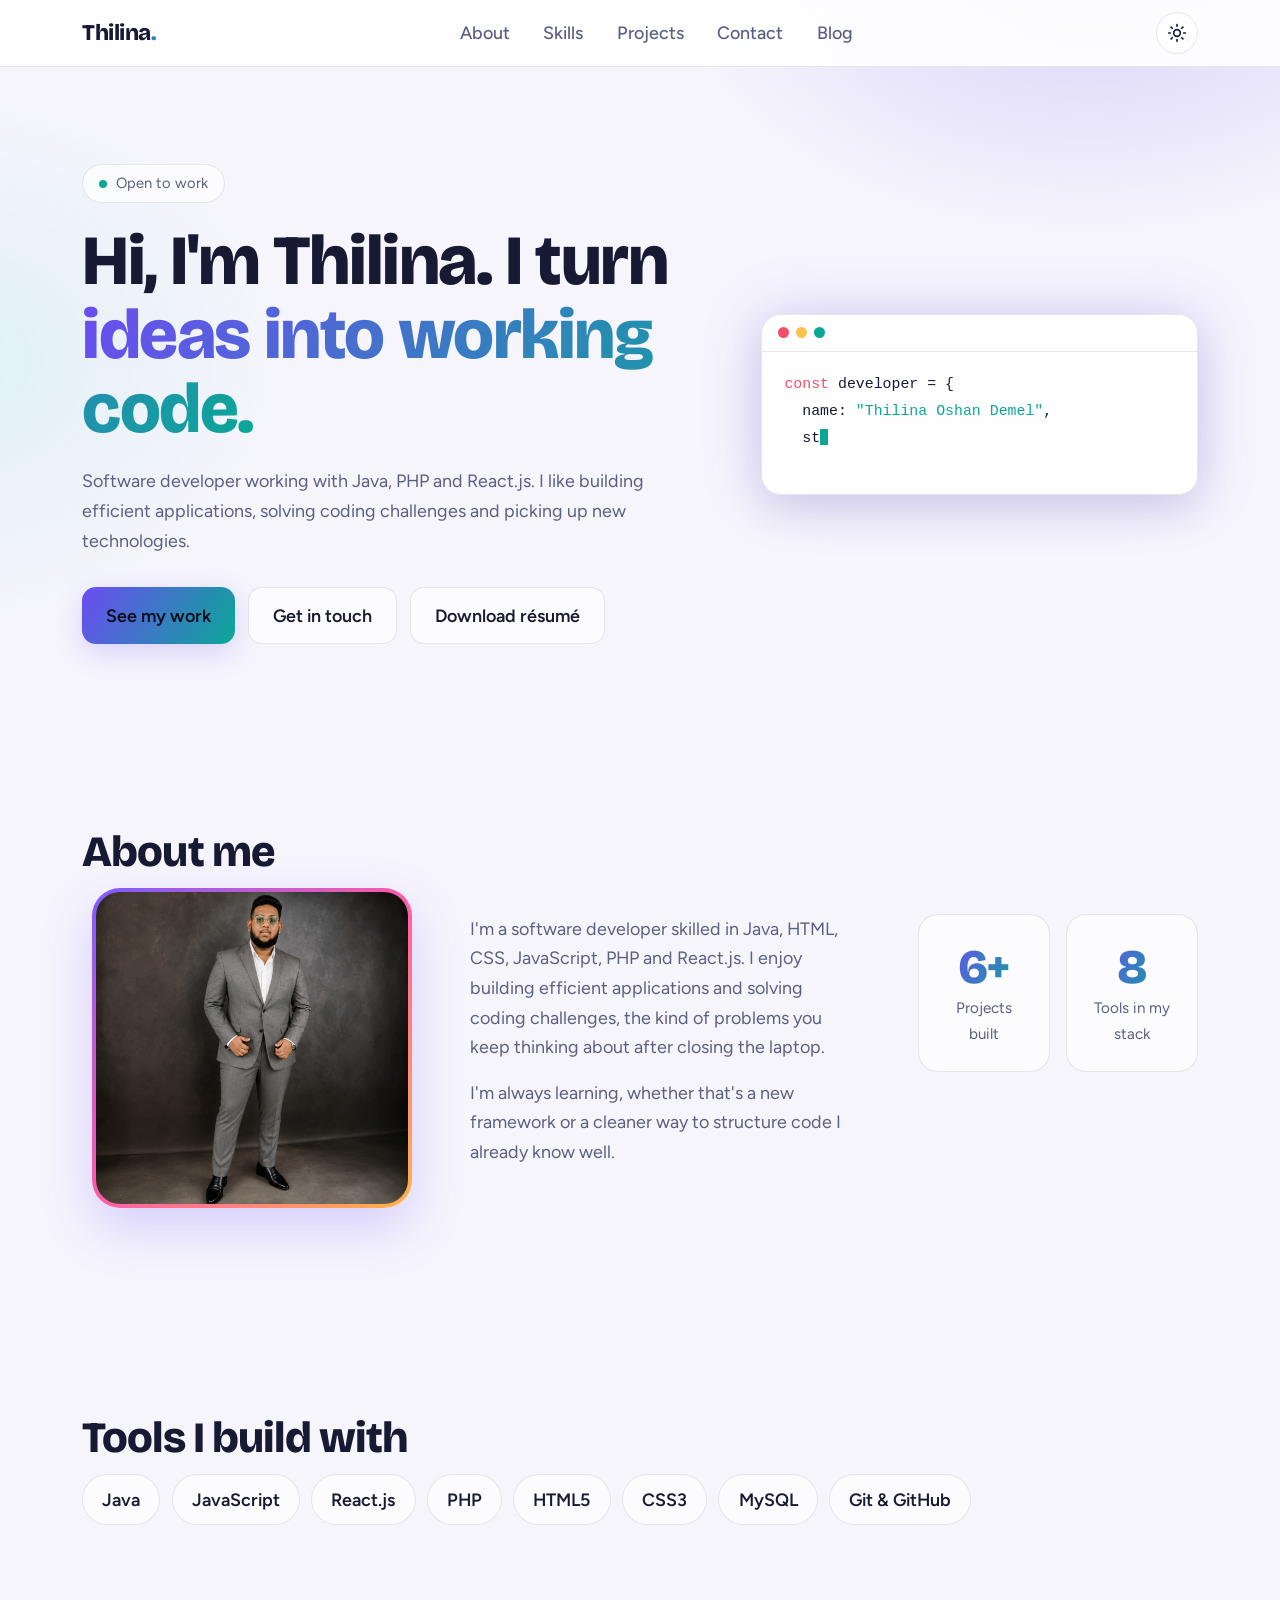
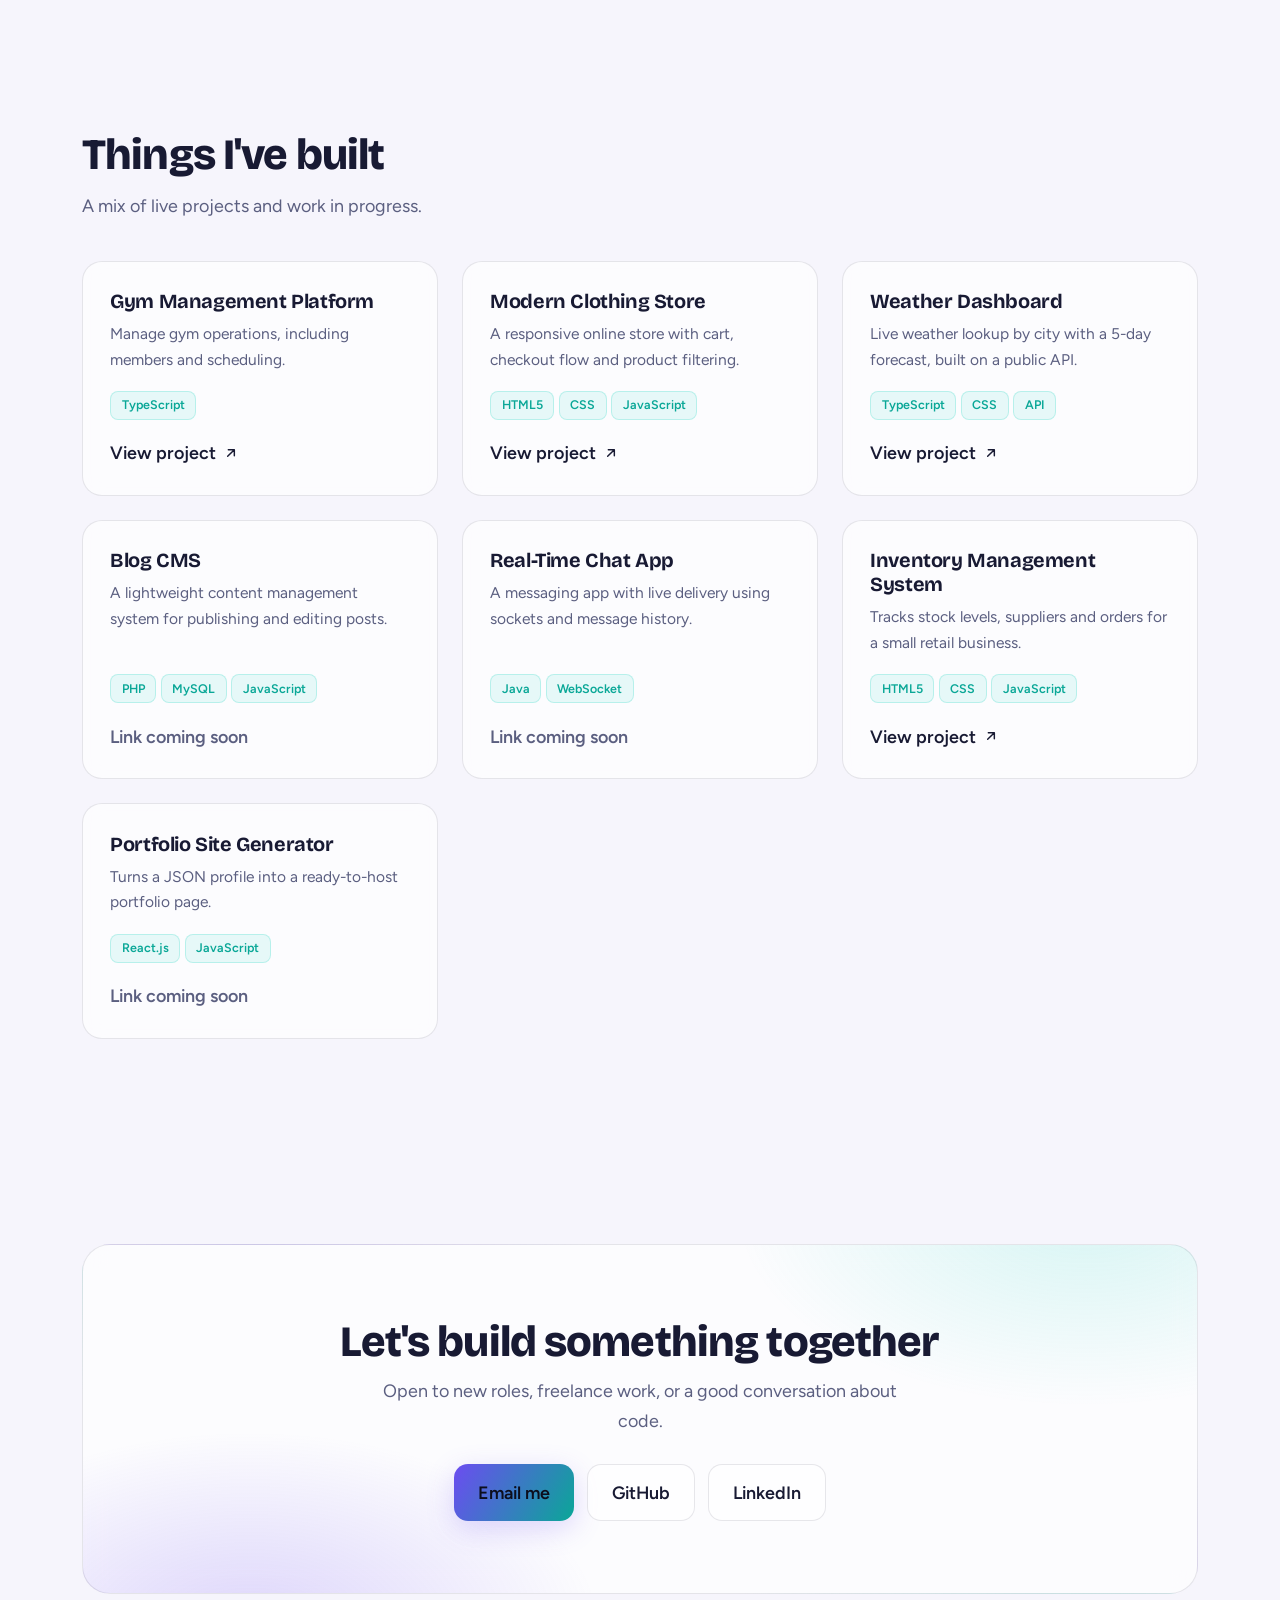
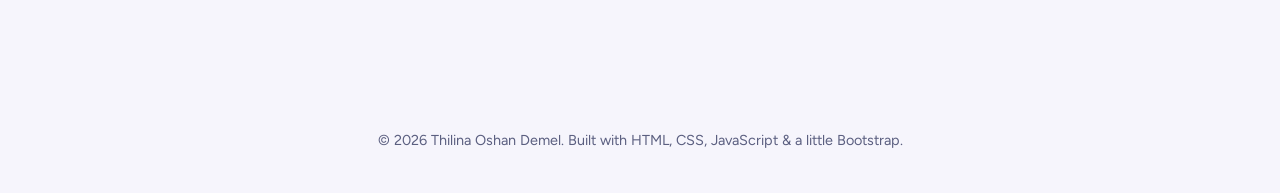
<file: index.html>
<!DOCTYPE html>
<html lang="en" data-bs-theme="dark">

<head>
    <meta charset="UTF-8">
    <meta name="viewport" content="width=device-width, initial-scale=1.0, viewport-fit=cover">
    <meta name="description" content="Thilina Oshan Demel, software developer working with Java, PHP and React.js.">
    <meta name="theme-color" content="#0c0e1d">
    <title>Thilina Oshan Demel — Software Developer</title>

    <!-- Apply saved theme before paint to avoid a flash -->
    <script>
        try {
            var t = localStorage.getItem('theme') ||
                (matchMedia('(prefers-color-scheme: light)').matches ? 'light' : 'dark');
            document.documentElement.setAttribute('data-bs-theme', t);
        } catch (e) { }
    </script>

    <link rel="preconnect" href="https://fonts.googleapis.com">
    <link rel="preconnect" href="https://fonts.gstatic.com" crossorigin>
    <link
        href="https://fonts.googleapis.com/css2?family=Bricolage+Grotesque:opsz,wght@12..96,600;12..96,800&family=Figtree:wght@400;500;600&display=swap"
        rel="stylesheet">
    <link href="https://cdn.jsdelivr.net/npm/bootstrap@5.3.3/dist/css/bootstrap.min.css" rel="stylesheet">

    <link rel="stylesheet" href="asset/css/index.css">
    <link rel="icon" href="asset/img/mylogo.jpg" type="image/jpeg">
</head>

<body>

    <div id="navbar-placeholder"></div>

    <header class="hero" id="top">
        <div class="container">
            <div class="row align-items-center g-5">
                <div class="col-lg-7">
                    <span class="status-chip rise"><i></i>Open to work</span>
                    <h1 class="rise">Hi, I'm Thilina. I turn <span class="grad-text">ideas into working code.</span>
                    </h1>
                    <p class="lead-text rise">Software developer working with Java, PHP and React.js. I like building
                        efficient applications, solving coding challenges and picking up new technologies.</p>
                    <div class="hero-actions rise">
                        <a href="#projects" class="btn-playful">See my work</a>
                        <a href="#contact" class="btn-outline-playful">Get in touch</a>
                        <a href="asset/cv/ThilinOshan.pdf" download="ThilinaOshan.pdf"
                            class="btn-outline-playful">Download résumé</a>
                    </div>
                </div>
                <div class="col-lg-5">
                    <div class="code-card rise" aria-hidden="true">
                        <div class="dots"><i></i><i></i><i></i></div>
                        <pre id="typed"></pre>
                    </div>
                    <noscript>
                        <pre>const developer = { name: "Thilina Oshan Demel", stack: ["Java", "React.js", "PHP"] };</pre>
                    </noscript>
                </div>
            </div>
        </div>
    </header>

    <section id="about">
        <div class="container">
            <h2 class="section-title">About me</h2>
            <div class="row align-items-center g-5">

                <div class="col-md-5 col-lg-4">
                    <figure class="profile-photo">
                        <img src="asset/img/Thilina.png" alt="Portrait of Thilina Oshan Demel" width="800" height="800"
                            loading="lazy">
                    </figure>
                </div>

                <div class="col-md-7 col-lg-8">
                    <div class="about-wrap">
                        <div class="about-text">
                            <p>I'm a software developer skilled in Java, HTML, CSS, JavaScript, PHP and React.js. I
                                enjoy building efficient applications and solving coding challenges, the kind of
                                problems you keep thinking about after closing the laptop.</p>
                            <p>I'm always learning, whether that's a new framework or a cleaner way to structure code I
                                already know well.</p>
                        </div>
                        <div class="stat-row">
                            <div class="glow-card stat-box">
                                <h3 class="grad-text">6+</h3>
                                <p>Projects built</p>
                            </div>
                            <div class="glow-card stat-box">
                                <h3 class="grad-text">8</h3>
                                <p>Tools in my stack</p>
                            </div>
                        </div>
                    </div>
                </div>

            </div>
        </div>
    </section>

    <section id="skills">
        <div class="container">
            <h2 class="section-title">Tools I build with</h2>
            <div class="skills-wrap">
                <span class="skill-pill">Java</span>
                <span class="skill-pill">JavaScript</span>
                <span class="skill-pill">React.js</span>
                <span class="skill-pill">PHP</span>
                <span class="skill-pill">HTML5</span>
                <span class="skill-pill">CSS3</span>
                <span class="skill-pill">MySQL</span>
                <span class="skill-pill">Git &amp; GitHub</span>
            </div>
        </div>
    </section>

    <section id="projects">
        <div class="container">
            <h2 class="section-title">Things I've built</h2>
            <p class="section-sub">A mix of live projects and work in progress.</p>
            <div class="row g-4">

                <div class="col-md-6 col-xl-4">
                    <article class="glow-card project-card">
                        <h4>Gym Management Platform</h4>
                        <p>Manage gym operations, including members and scheduling.</p>
                        <div><span class="tech-tag">TypeScript</span></div>
                        <a class="project-link" href="https://fit-pulse-psi.vercel.app/" target="_blank"
                            rel="noopener">View project <svg viewBox="0 0 24 24" fill="none" stroke="currentColor"
                                stroke-width="2.2" stroke-linecap="round" stroke-linejoin="round">
                                <path d="M7 17 17 7M8 7h9v9" />
                            </svg></a>
                    </article>
                </div>

                <div class="col-md-6 col-xl-4">
                    <article class="glow-card project-card">
                        <h4>Modern Clothing Store</h4>
                        <p>A responsive online store with cart, checkout flow and product filtering.</p>
                        <div><span class="tech-tag">HTML5</span><span class="tech-tag">CSS</span><span
                                class="tech-tag">JavaScript</span></div>
                        <a class="project-link" href="https://sky-nine-puce.vercel.app/" target="_blank"
                            rel="noopener">View project <svg viewBox="0 0 24 24" fill="none" stroke="currentColor"
                                stroke-width="2.2" stroke-linecap="round" stroke-linejoin="round">
                                <path d="M7 17 17 7M8 7h9v9" />
                            </svg></a>
                    </article>
                </div>

                <div class="col-md-6 col-xl-4">
                    <article class="glow-card project-card">
                        <h4>Weather Dashboard</h4>
                        <p>Live weather lookup by city with a 5-day forecast, built on a public API.</p>
                        <div><span class="tech-tag">TypeScript</span><span class="tech-tag">CSS</span><span
                                class="tech-tag">API</span></div>
                        <a class="project-link" href="https://thilina-oshan.github.io/Weatherline/" target="_blank"
                            rel="noopener">View project <svg viewBox="0 0 24 24" fill="none" stroke="currentColor"
                                stroke-width="2.2" stroke-linecap="round" stroke-linejoin="round">
                                <path d="M7 17 17 7M8 7h9v9" />
                            </svg></a>
                    </article>
                </div>

                <div class="col-md-6 col-xl-4">
                    <article class="glow-card project-card">
                        <h4>Blog CMS</h4>
                        <p>A lightweight content management system for publishing and editing posts.</p>
                        <div><span class="tech-tag">PHP</span><span class="tech-tag">MySQL</span><span
                                class="tech-tag">JavaScript</span></div>
                        <span class="project-link soon">Link coming soon</span>
                    </article>
                </div>

                <div class="col-md-6 col-xl-4">
                    <article class="glow-card project-card">
                        <h4>Real-Time Chat App</h4>
                        <p>A messaging app with live delivery using sockets and message history.</p>
                        <div><span class="tech-tag">Java</span><span class="tech-tag">WebSocket</span></div>
                        <span class="project-link soon">Link coming soon</span>
                    </article>
                </div>

                <div class="col-md-6 col-xl-4">
                    <article class="glow-card project-card">
                        <h4>Inventory Management System</h4>
                        <p>Tracks stock levels, suppliers and orders for a small retail business.</p>
                        <div><span class="tech-tag">HTML5</span><span class="tech-tag">CSS</span><span
                                class="tech-tag">JavaScript</span></div>
                        <a class="project-link" href="https://stock-management-system-ten-pi.vercel.app/"
                            target="_blank" rel="noopener">View project <svg viewBox="0 0 24 24" fill="none"
                                stroke="currentColor" stroke-width="2.2" stroke-linecap="round" stroke-linejoin="round">
                                <path d="M7 17 17 7M8 7h9v9" />
                            </svg></a>
                    </article>
                </div>

                <div class="col-md-6 col-xl-4">
                    <article class="glow-card project-card">
                        <h4>Portfolio Site Generator</h4>
                        <p>Turns a JSON profile into a ready-to-host portfolio page.</p>
                        <div><span class="tech-tag">React.js</span><span class="tech-tag">JavaScript</span></div>
                        <span class="project-link soon">Link coming soon</span>
                    </article>
                </div>

            </div>
        </div>
    </section>

    <section id="contact">
        <div class="container">
            <div class="contact-band">
                <h2>Let's build something together</h2>
                <p>Open to new roles, freelance work, or a good conversation about code.</p>
                <div class="contact-links">
                    <a class="btn-playful" href="mailto:thilinaoshandemel@gmail.com">Email me</a>
                    <a class="btn-outline-playful" href="https://github.com/Thilina-Oshan" target="_blank"
                        rel="noopener">GitHub</a>
                    <a class="btn-outline-playful" href="https://linkedin.com/in/thilina-oshan-demel-9326212ba"
                        target="_blank" rel="noopener">LinkedIn</a>
                </div>
            </div>
        </div>
    </section>

    <div id="footer-placeholder"></div>

    <script src="https://cdn.jsdelivr.net/npm/bootstrap@5.3.3/dist/js/bootstrap.bundle.min.js"></script>
    <script src="asset/js/main.js"></script>
</body>

</html>
</file>
<file: asset/css/index.css>
/* ==========================================================================
   TOKENS — dark is default, light via [data-bs-theme="light"]
   ========================================================================== */
:root {
    --bg: #0c0e1d;
    --bg-2: #11142a;
    --text: #eceefb;
    --muted: #9ea3c4;
    --glass: rgba(255, 255, 255, 0.05);
    --glass-strong: rgba(18, 21, 44, 0.85);
    --line: rgba(255, 255, 255, 0.1);
    --violet: #8b6cff;
    --teal: #2fd8c4;
    --coral: #ff7a8a;
    --grad: linear-gradient(120deg, var(--violet), var(--teal));
    --glow: rgba(139, 108, 255, 0.35);
    --shadow: 0 20px 50px rgba(0, 0, 0, 0.35);
    --radius: 20px;
    --dock-h: 68px;
    --fs-h1: clamp(2.2rem, 1.2rem + 5vw, 4.4rem);
    --fs-h2: clamp(1.7rem, 1.2rem + 2.2vw, 2.7rem);
    --fs-body: clamp(1rem, 0.95rem + 0.25vw, 1.12rem);
}

[data-bs-theme="light"] {
    --bg: #f6f5fc;
    --bg-2: #ffffff;
    --text: #181a33;
    --muted: #5b5f80;
    --glass: rgba(255, 255, 255, 0.65);
    --glass-strong: rgba(255, 255, 255, 0.9);
    --line: rgba(24, 26, 51, 0.1);
    --violet: #6c4cf1;
    --teal: #0aa797;
    --coral: #f0506a;
    --glow: rgba(108, 76, 241, 0.22);
    --shadow: 0 16px 40px rgba(60, 50, 120, 0.12);
}

*, *::before, *::after { box-sizing: border-box; }

html { scroll-behavior: smooth; scroll-padding-top: 84px; }

body {
    background: var(--bg);
    color: var(--text);
    font-family: 'Figtree', system-ui, sans-serif;
    font-size: var(--fs-body);
    line-height: 1.65;
    margin: 0;
    overflow-x: hidden;
    padding-bottom: var(--dock-h);
    transition: background 0.3s ease, color 0.3s ease;
}

h1, h2, h3, h4, .brand { font-family: 'Bricolage Grotesque', sans-serif; letter-spacing: -0.02em; }
a { text-decoration: none; color: inherit; }
section { padding: clamp(3.5rem, 8vw, 6.5rem) 0; position: relative; }
:focus-visible { outline: 3px solid var(--teal); outline-offset: 3px; border-radius: 8px; }

/* Ambient background glow */
body::before {
    content: "";
    position: fixed;
    inset: 0;
    z-index: -1;
    background:
        radial-gradient(600px 400px at 85% -5%, var(--glow), transparent 70%),
        radial-gradient(500px 380px at -5% 40%, rgba(47, 216, 196, 0.12), transparent 70%);
}

/* ==========================================================================
   NAVIGATION — Topbar & Responsive Menu
   ========================================================================== */
.topbar {
    position: fixed;
    inset: 0 0 auto 0;
    z-index: 1030;
    padding: 0.7rem 0;
    background: var(--glass-strong);
    backdrop-filter: blur(16px) saturate(140%);
    -webkit-backdrop-filter: blur(16px) saturate(140%);
    border-bottom: 1px solid var(--line);
}
.topbar .container { display: flex; align-items: center; justify-content: space-between; }
.brand { font-weight: 800; font-size: 1.4rem; line-height: 1; }
.brand span { background: var(--grad); -webkit-background-clip: text; background-clip: text; color: transparent; }

.nav-actions { display: flex; align-items: center; gap: 0.6rem; }

.nav-desktop { display: none; align-items: center; gap: 0.3rem; }
.nav-link-custom {
    color: var(--muted);
    font-weight: 500;
    padding: 0.45rem 0.9rem;
    border-radius: 999px;
    transition: color 0.2s, background 0.2s;
}
.nav-link-custom:hover, .nav-link-custom.active { color: var(--text); background: var(--glass); }

.theme-toggle {
    width: 42px; height: 42px;
    display: grid; place-items: center;
    border-radius: 50%;
    border: 1px solid var(--line);
    background: var(--glass);
    color: var(--text);
    cursor: pointer;
    transition: transform 0.25s ease, border-color 0.2s;
}
.theme-toggle:hover { transform: rotate(18deg) scale(1.06); border-color: var(--violet); }
.theme-toggle .i-sun { display: none; }
[data-bs-theme="light"] .theme-toggle .i-sun { display: block; }
[data-bs-theme="light"] .theme-toggle .i-moon { display: none; }

/* Menu Toggle Button Style */
.menu-toggle {
    display: inline-flex;
    align-items: center;
    justify-content: center;
    width: 42px;
    height: 42px;
    background: var(--glass);
    border: 1px solid var(--line);
    border-radius: 50%;
    color: var(--text);
    cursor: pointer;
    transition: background 0.2s, border-color 0.2s;
}
.menu-toggle:hover { border-color: var(--violet); }
.menu-toggle .i-close { display: none; }
.menu-toggle.active .i-menu { display: none; }
.menu-toggle.active .i-close { display: block; }

/* Mobile Navigation Dropdown Area */
.nav-mobile {
    display: none;
    flex-direction: column;
    gap: 0.5rem;
    padding: 1rem 1.5rem;
    background: var(--glass-strong);
    border-top: 1px solid var(--line);
}
.nav-mobile.is-open { display: flex; }
.nav-mobile .nav-link-custom {
    padding: 0.75rem 1rem;
    border-radius: 12px;
    width: 100%;
}

/* Dock Navigation for Small Devices */
.dock {
    position: fixed;
    left: 50%;
    bottom: calc(0.7rem + env(safe-area-inset-bottom, 0px));
    transform: translateX(-50%);
    width: min(94vw, 420px);
    height: var(--dock-h);
    z-index: 1030;
    display: flex;
    justify-content: space-around;
    align-items: center;
    padding: 0 0.4rem;
    border-radius: 24px;
    background: var(--glass-strong);
    backdrop-filter: blur(18px) saturate(150%);
    -webkit-backdrop-filter: blur(18px) saturate(150%);
    border: 1px solid var(--line);
    box-shadow: var(--shadow);
}
.dock a {
    display: flex; flex-direction: column; align-items: center; gap: 2px;
    padding: 0.4rem 0.8rem;
    border-radius: 16px;
    font-size: 0.72rem;
    font-weight: 600;
    color: var(--muted);
    transition: color 0.2s, background 0.2s, transform 0.2s;
}
.dock a svg { width: 22px; height: 22px; }
.dock a.active { color: var(--text); background: var(--glass); }
.dock a.active svg { color: var(--teal); }
.dock a:active { transform: scale(0.92); }

@media (min-width: 768px) {
    .nav-desktop { display: flex; }
    .menu-toggle, .nav-mobile, .dock { display: none !important; }
    body { padding-bottom: 0; }
}

/* ==========================================================================
   HERO
   ========================================================================== */
.hero { padding: calc(84px + clamp(2rem, 7vw, 5rem)) 0 clamp(3rem, 7vw, 5rem); }

.status-chip {
    display: inline-flex; align-items: center; gap: 0.55rem;
    padding: 0.4rem 1rem;
    border-radius: 999px;
    background: var(--glass);
    border: 1px solid var(--line);
    font-size: 0.92rem;
    color: var(--muted);
    margin-bottom: 1.4rem;
}
.status-chip i {
    width: 8px; height: 8px; border-radius: 50%;
    background: var(--teal);
    box-shadow: 0 0 0 0 var(--teal);
    animation: ping 2s infinite;
}
@keyframes ping { 70% { box-shadow: 0 0 0 10px transparent; } 100% { box-shadow: 0 0 0 0 transparent; } }

.hero h1 { font-size: var(--fs-h1); font-weight: 800; line-height: 1.05; margin-bottom: 1.2rem; }
.grad-text { background: var(--grad); -webkit-background-clip: text; background-clip: text; color: transparent; }
.lead-text { color: var(--muted); max-width: 54ch; }

.btn-playful, .btn-outline-playful {
    display: inline-flex; align-items: center; justify-content: center; gap: 0.5rem;
    padding: 0.8rem 1.5rem;
    border-radius: 14px;
    font-weight: 600;
    transition: transform 0.2s ease, box-shadow 0.2s ease, background 0.2s ease;
}
.btn-playful { background: var(--grad); color: #0c0e1d; box-shadow: 0 8px 28px var(--glow); }
.btn-playful:hover { transform: translateY(-3px); box-shadow: 0 14px 36px var(--glow); color: #0c0e1d; }
.btn-outline-playful { border: 1px solid var(--line); background: var(--glass); color: var(--text); }
.btn-outline-playful:hover { transform: translateY(-3px); border-color: var(--violet); color: var(--text); }
.hero-actions { display: flex; flex-wrap: wrap; gap: 0.8rem; margin-top: 2rem; }

@media (max-width: 576px) {
    .hero-actions { flex-direction: column; width: 100%; }
    .hero-actions .btn-playful, 
    .hero-actions .btn-outline-playful { width: 100%; text-align: center; }
}

.code-card {
    background: var(--glass-strong);
    border: 1px solid var(--line);
    border-radius: var(--radius);
    box-shadow: var(--shadow), 0 0 60px var(--glow);
    backdrop-filter: blur(14px);
    font-family: ui-monospace, 'SF Mono', Menlo, Consolas, monospace;
    font-size: clamp(0.8rem, 0.75rem + 0.25vw, 0.93rem);
    line-height: 1.8;
    overflow: hidden;
}
.code-card .dots { display: flex; gap: 7px; padding: 0.8rem 1rem; border-bottom: 1px solid var(--line); }
.code-card .dots i { width: 11px; height: 11px; border-radius: 50%; background: var(--coral); }
.code-card .dots i:nth-child(2) { background: #ffc24b; }
.code-card .dots i:nth-child(3) { background: var(--teal); }
.code-card pre { margin: 0; padding: 1.2rem 1.4rem; color: var(--text); white-space: pre-wrap; word-break: break-word; font: inherit; min-height: 9.5em; }
.code-card .kw { color: var(--coral); }
.code-card .str { color: var(--teal); }
.code-card .fn { color: var(--violet); }
.caret { display: inline-block; width: 8px; height: 1.1em; vertical-align: -0.2em; background: var(--teal); animation: blink 1s steps(1) infinite; }
@keyframes blink { 50% { opacity: 0; } }

/* ==========================================================================
   SECTIONS
   ========================================================================== */
.section-title { font-size: var(--fs-h2); font-weight: 800; margin-bottom: 0.6rem; }
.section-sub { color: var(--muted); max-width: 52ch; margin-bottom: 2.5rem; }

.about-wrap { display: grid; gap: 2rem; grid-template-columns: 1fr; align-items: start; }
.about-text p { color: var(--muted); max-width: 62ch; }
.stat-row { display: grid; grid-template-columns: repeat(2, 1fr); gap: 1rem; }
.stat-box { padding: 1.5rem; text-align: center; }
.stat-box h3 { font-size: clamp(2rem, 1.5rem + 2vw, 3rem); font-weight: 800; margin: 0; }
.stat-box p { color: var(--muted); margin: 0; font-size: 0.95rem; }
@media (min-width: 992px) { .about-wrap { grid-template-columns: 1.4fr 1fr; gap: 3.5rem; } }

.skills-wrap { display: flex; flex-wrap: wrap; gap: 0.7rem; }
.skill-pill {
    padding: 0.6rem 1.2rem;
    border-radius: 999px;
    font-weight: 600;
    background: var(--glass);
    border: 1px solid var(--line);
    transition: transform 0.2s ease, border-color 0.2s ease, box-shadow 0.2s ease;
}
.skill-pill:hover { transform: translateY(-3px); border-color: var(--teal); box-shadow: 0 8px 24px var(--glow); }

/* ==========================================================================
   GLOW CARDS — spotlight follows the pointer
   ========================================================================== */
.glow-card {
    position: relative;
    background: var(--glass);
    border: 1px solid var(--line);
    border-radius: var(--radius);
    backdrop-filter: blur(10px);
    -webkit-backdrop-filter: blur(10px);
    overflow: hidden;
    transition: transform 0.25s ease, border-color 0.25s ease;
}
.glow-card::before {
    content: "";
    position: absolute; inset: 0;
    background: radial-gradient(320px circle at var(--mx, 50%) var(--my, 0%), var(--glow), transparent 65%);
    opacity: 0;
    transition: opacity 0.3s ease;
    pointer-events: none;
}
.glow-card:hover { transform: translateY(-6px); border-color: var(--violet); }
.glow-card:hover::before { opacity: 1; }
.glow-card > * { position: relative; }

.project-card { padding: 1.7rem; height: 100%; display: flex; flex-direction: column; }
.project-card h4 { font-size: 1.25rem; font-weight: 700; margin-bottom: 0.5rem; }
.project-card p { color: var(--muted); font-size: 0.97rem; flex-grow: 1; }
.tech-tag {
    display: inline-block;
    font-size: 0.78rem; font-weight: 600;
    padding: 0.2rem 0.65rem;
    margin: 0.15rem 0.3rem 0.15rem 0;
    border-radius: 8px;
    color: var(--teal);
    background: rgba(47, 216, 196, 0.1);
    border: 1px solid rgba(47, 216, 196, 0.25);
}
.project-link { font-weight: 600; display: inline-flex; align-items: center; gap: 0.4rem; margin-top: 1rem; }
.project-link svg { width: 16px; height: 16px; transition: transform 0.2s ease; }
.project-link:hover { color: var(--teal); }
.project-link:hover svg { transform: translate(3px, -3px); }
.project-link.soon { color: var(--muted); pointer-events: none; }

/* ==========================================================================
   CONTACT + FOOTER
   ========================================================================== */
.contact-band {
    text-align: center;
    padding: clamp(2.5rem, 7vw, 4.5rem) clamp(1.2rem, 5vw, 3rem);
    border-radius: 28px;
    border: 1px solid var(--line);
    background:
        radial-gradient(500px 280px at 15% 110%, var(--glow), transparent 70%),
        radial-gradient(500px 280px at 90% -10%, rgba(47, 216, 196, 0.18), transparent 70%),
        var(--glass);
    backdrop-filter: blur(12px);
}
.contact-band h2 { font-size: var(--fs-h2); font-weight: 800; }
.contact-band p { color: var(--muted); max-width: 48ch; margin: 0.5rem auto 1.8rem; }
.contact-links { display: flex; flex-wrap: wrap; justify-content: center; gap: 0.8rem; }

footer { text-align: center; padding: 2rem 1rem 2.5rem; color: var(--muted); font-size: 0.9rem; }

/* ==========================================================================
   ENTRANCE (hero only) + REDUCED MOTION
   ========================================================================== */
.hero .rise { opacity: 0; transform: translateY(18px); animation: rise 0.7s cubic-bezier(.2, .7, .2, 1) forwards; }
.hero .rise:nth-child(2) { animation-delay: 0.1s; }
.hero .rise:nth-child(3) { animation-delay: 0.2s; }
.hero .rise:nth-child(4) { animation-delay: 0.3s; }
@keyframes rise { to { opacity: 1; transform: none; } }

@media (prefers-reduced-motion: reduce) {
    html { scroll-behavior: auto; }
    *, *::before, *::after { animation: none !important; transition: none !important; }
    .hero .rise { opacity: 1; transform: none; }
}

.profile-photo {
    margin: 0 auto;
    width: 100%;
    max-width: 320px;          /* stops it getting huge on tablets */
    aspect-ratio: 1 / 1;       /* keeps it square at every width */
    border-radius: 28px;
    overflow: hidden;
    padding: 4px;              /* gradient border */
    background: linear-gradient(135deg, #7c5cff, #ff5ca8, #ffb347);
    box-shadow: 0 20px 50px rgba(124, 92, 255, .25);
    transition: transform .3s ease;
}

.profile-photo img {
    width: 100%;
    height: 100%;
    object-fit: cover;         /* crops instead of stretching */
    object-position: center top; /* keeps your face in frame */
    border-radius: 24px;
    display: block;
}

.profile-photo:hover { transform: rotate(-2deg) scale(1.03); }

@media (prefers-reduced-motion: reduce) {
    .profile-photo { transition: none; }
    .profile-photo:hover { transform: none; }
}
</file>
